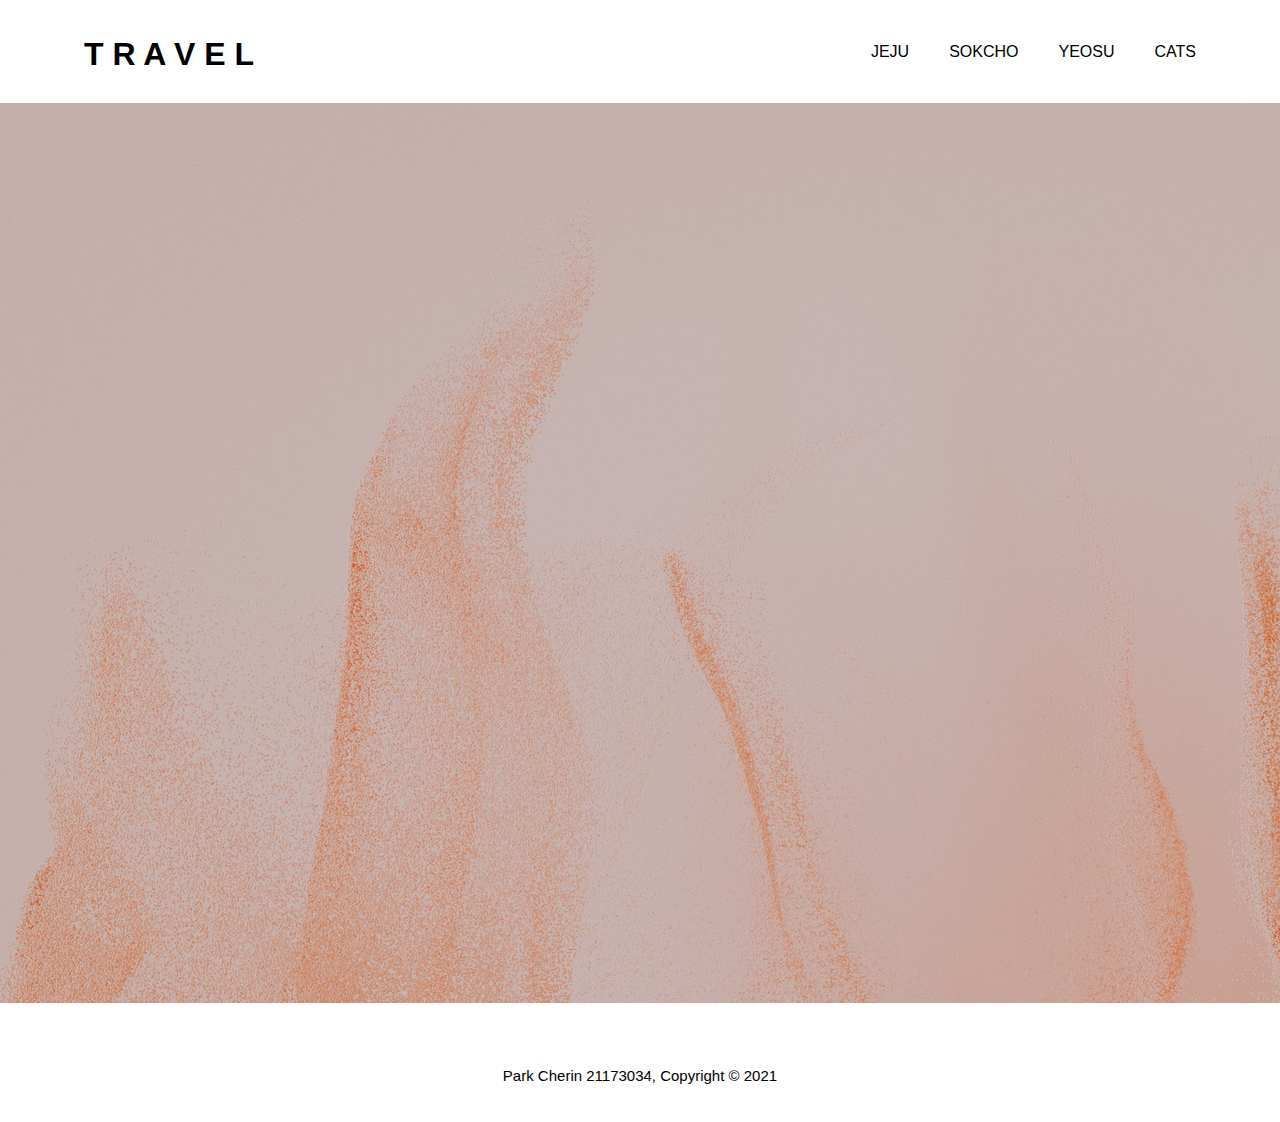
<file: index.html>
<!DOCTYPE html>
<html lang="ko">
<head>
<title>21173034 박채린</title>
	<meta charset="utf-8">
	<meta name="viewport" content="width=device-width">
	<link rel="stylesheet" href="./css/style.css">
</head>
<body>
	<header>
		<div class="header">
			<div id="branding">
				<li class="current"><a href="index.html"><h1>T R A V E L</h1></a></li>
			</div>
			<nav>
				<ul>
					<li><a href="./Jeju/Jeju.html">Jeju</a></li>
					<li><a href="./Sokcho/Sokcho.html">Sokcho</a></li>
					<li><a href="./Yeosu/Yeosu.html">Yeosu</a></li>
					<li><a href="./Cats/Cats.html">Cats</a></li>
				</ul>
			</nav>
		</div>
	</header>
<section id="banner">
	<div class="container">
		<td width="1920" height="1000">
		<iframe src="banner2.jpg" width="1920" height="900" marginwidth="0" marginheight="0" hspace="0" vspace="0" frameborder="0" ALLOWTRANSPARENCY="true" scrolling="no">
		</iframe>
		</td>
	</div>
</section>

<footer>
	<p>Park Cherin 21173034, Copyright &copy; 2021</p>
</footer>
</body>
</html>
</file>
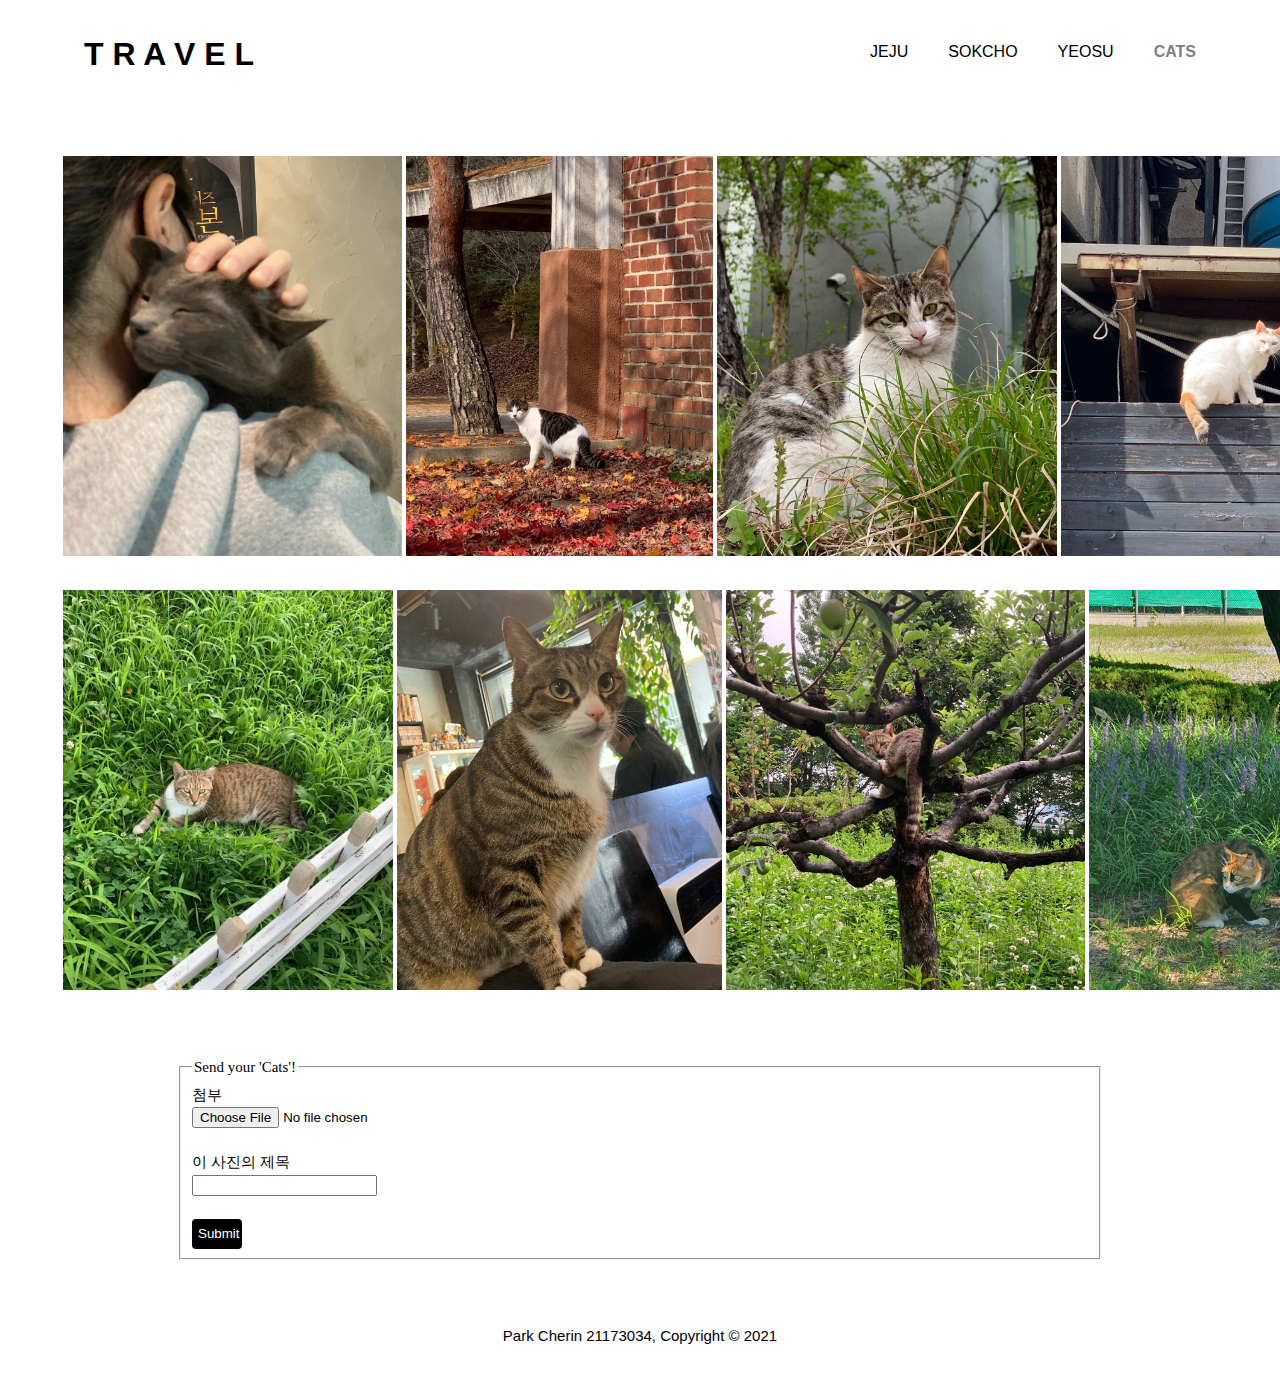
<file: Cats/Cats.html>
<!DOCTYPE html>
<html lang="ko">
<head>
<title>Cats</title>
	<meta charset="utf-8">
	<meta name="viewport" content="width=device-width">
	<link rel="stylesheet" href="./style2.css">
</head>
<body>
	<header>
		<div class="header">
			<div id="branding">
				<li><a href="../index.html"><h1>T R A V E L</h1></a></li>
			</div>
			<nav>
				<ul>
					<li><a href="../Jeju/Jeju.html">Jeju</a></li>
					<li><a href="../Sokcho/Sokcho.html">Sokcho</a></li>
					<li><a href="../Yeosu/Yeosu.html">Yeosu</a></li>
					<li class="current"><a href="Cats.html"><span class="highlight">Cats</span></a></li>
				</ul>
			</nav>
		</div>
	</header>

<section id="images">
	<div class="contents">
		<table>
			<tr>
				<td><img src="cat1.jpg" title="동네" width="auto" height="400px" style="margin-left: 60px"></td>
				<td><img src="cat2.jpg" title="천안" width="auto" height="400px" style="margin-left: auto;"></td>
				<td><img src="cat3.jpg" title="위례" width="auto" height="400px" style="margin-left: auto;"></td>
				<td><img src="cat4.jpg" title="동네" width="auto" height="400px" style="margin-left: auto;"></td>
			</tr>
		</table>
	</div>
	<div class="contentsec">
		<table>
			<tr>
				<td><img src="cat5.jpg" title="가락시장" width="auto" height="400px" style="margin-left: 60px;"></td>
				<td><img src="cat6.jpg" title="동네" width="auto" height="400px" style="margin-left: auto;"></td>
				<td><img src="cat7.jpg" title="가락시장" width="auto" height="400px" style="margin-left: auto;"></td>
				<td><img src="cat8.jpg" title="성남시" width="auto" height="400px" style="margin-left: auto;"></td>
			</tr>
		</table>
	</div>
</section>

<section id="form">
	<div class="catform">
		<form>
			<fieldset>
				<legend>Send your 'Cats'!</legend>
				첨부<br>
				<input type="file" name="upload_file" accept="image/*">
				<br><br>이 사진의 제목<br>
				<input type="text" name="reason">
				<br><br>
				<input type="submit" name="send">
			</fieldset>
		</form>
	</div>
	
</section>



<footer>
	<p>Park Cherin 21173034, Copyright &copy; 2021</p>
</footer>


</body>
</html>
</file>
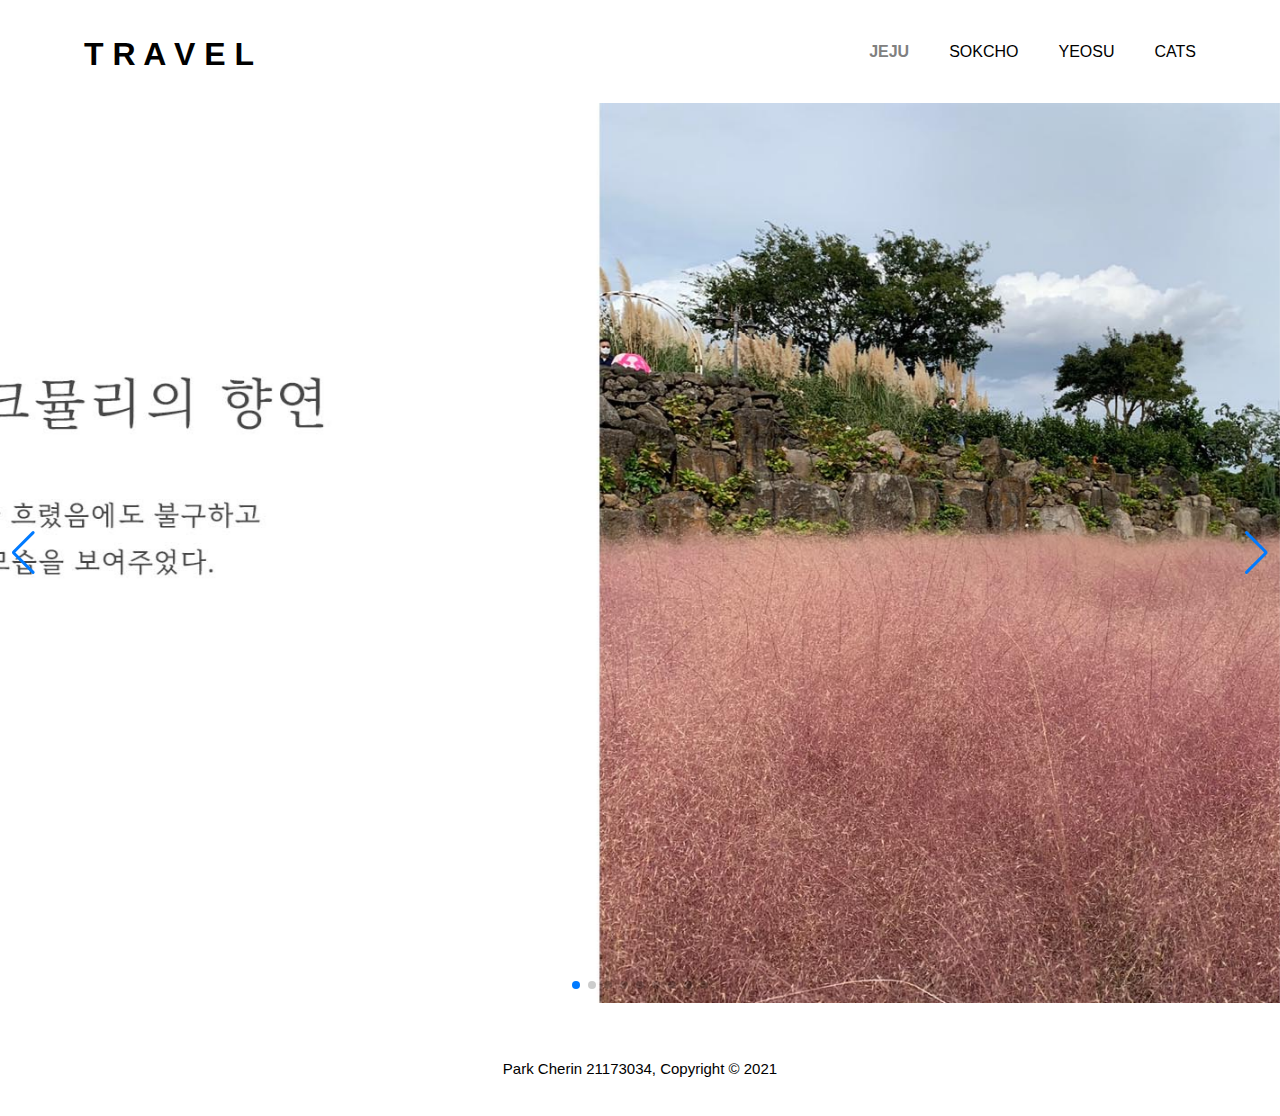
<file: Jeju/Jeju.html>
<!DOCTYPE html>
<html lang="ko">
  <head>
    <meta charset="utf-8" />
    <title>Jeju Swiper</title>
    <meta name="viewport" content="width=device-width, initial-scale=1, minimum-scale=1, maximum-scale=1"
    />
    <link
      rel="stylesheet"
      href="https://unpkg.com/swiper/swiper-bundle.min.css"
    />

    <!-- Demo styles -->
    <style>
      html, body{
         font: 15px/1.5 Bahnschrift, Helvetica, sans-serif;
         padding: 0;
         margin: 0;
         position: relative;
         background-color: #ffffff;
         height: 100%;
      }

  /*Global*/
  .header{
    width: 90%;
    margin: auto;
    overflow: hidden;
  }

  ul{
    margin: 0;
    padding: 0;
  }


/*Header*/
header{
  background: #ffffff;
  color: #ffffff;
  padding-top: 30px;
  min-height: 70px;
  border-bottom: #ffffff 3px solid;
}

header a{
  color: #000000;
  text-decoration: none;
  text-transform: uppercase;
  font-size: 16px;
}

header li{
  float: left;
  display: inline;
  padding:0 20px 0 20px;
}

header #branding{
  float: left;
}

header #branding h1{
  margin: 0;
}

header nav{
  float: right;
  margin-top: 10px;
}

header .highlight, header .current a{
  color: #808080;
  font-weight: bold;
}

header a:hover{
  color: #000000;
  font-weight: bold;
}


      .swiper {
        width: 100%;
        height: 100%;
      }

      .swiper-slide {
        text-align: center;
        font-size: 18px;
        background: #fff;

        /* Center slide text vertically */
        display: -webkit-box;
        display: -ms-flexbox;
        display: -webkit-flex;
        display: flex;
        -webkit-box-pack: center;
        -ms-flex-pack: center;
        -webkit-justify-content: center;
        justify-content: center;
        -webkit-box-align: center;
        -ms-flex-align: center;
        -webkit-align-items: center;
        align-items: center;
      }

      .swiper-slide img {
        display: block;
        width: 100%;
        height: 100%;
        object-fit: cover;
      }

      .swiper {
        margin-left: auto;
        margin-right: auto;
      }

footer{
  padding: 20px;
  margin-top: 20px;
  color: #000000;
  background-color: #ffffff;
  text-align: center;
}
    </style>
  </head>

  <body>
  <header>
    <div class="header">
      <div id="branding">
        <li><a href="../index.html"><h1>T R A V E L</h1></a></li>
      </div>
      <nav>
        <ul>
          <li class="current"><a href="Jeju.html"><span class="highlight">Jeju</span></a></li>
          <li><a href="../Sokcho/Sokcho.html">Sokcho</a></li>
          <li><a href="../Yeosu/Yeosu.html">Yeosu</a></li>
          <li><a href="../Cats/Cats.html">Cats</a></li>
        </ul>
      </nav>
    </div>
  </header>

    <div class="swiper mySwiper">
      <div class="swiper-wrapper">
        <div class="swiper-slide"><img src="jeju1.jpg"></div>
        <div class="swiper-slide"><img src="jeju2.jpg"></div>
        <div class="swiper-slide"><img src="jeju3.jpg"></div>
        <div class="swiper-slide"><img src="jeju4.jpg"></div>
        <div class="swiper-slide"><img src="jeju5.jpg"></div>
        <div class="swiper-slide"><img src="jeju6.jpg"></div>
        <div class="swiper-slide"><img src="jeju7.jpg"></div>
        <div class="swiper-slide"><img src="jeju8.jpg"></div>
        <div class="swiper-slide"><img src="jeju9.jpg"></div>
      </div>
      <div class="swiper-button-next"></div>
      <div class="swiper-button-prev"></div>
      <div class="swiper-pagination"></div>
    </div>

    <footer>
  <p>Park Cherin 21173034, Copyright &copy; 2021</p>
</footer>

    <!-- Swiper JS -->
    <script src="https://unpkg.com/swiper/swiper-bundle.min.js"></script>

    <!-- Initialize Swiper -->
    <script>
      var swiper = new Swiper(".mySwiper", {
        slidesPerView: 1,
        spaceBetween: 30,
        loop: true,
        pagination: {
          el: ".swiper-pagination",
          clickable: true,
        },
        navigation: {
          nextEl: ".swiper-button-next",
          prevEl: ".swiper-button-prev",
        },
      });
    </script>
  </body>
</html>
</file>
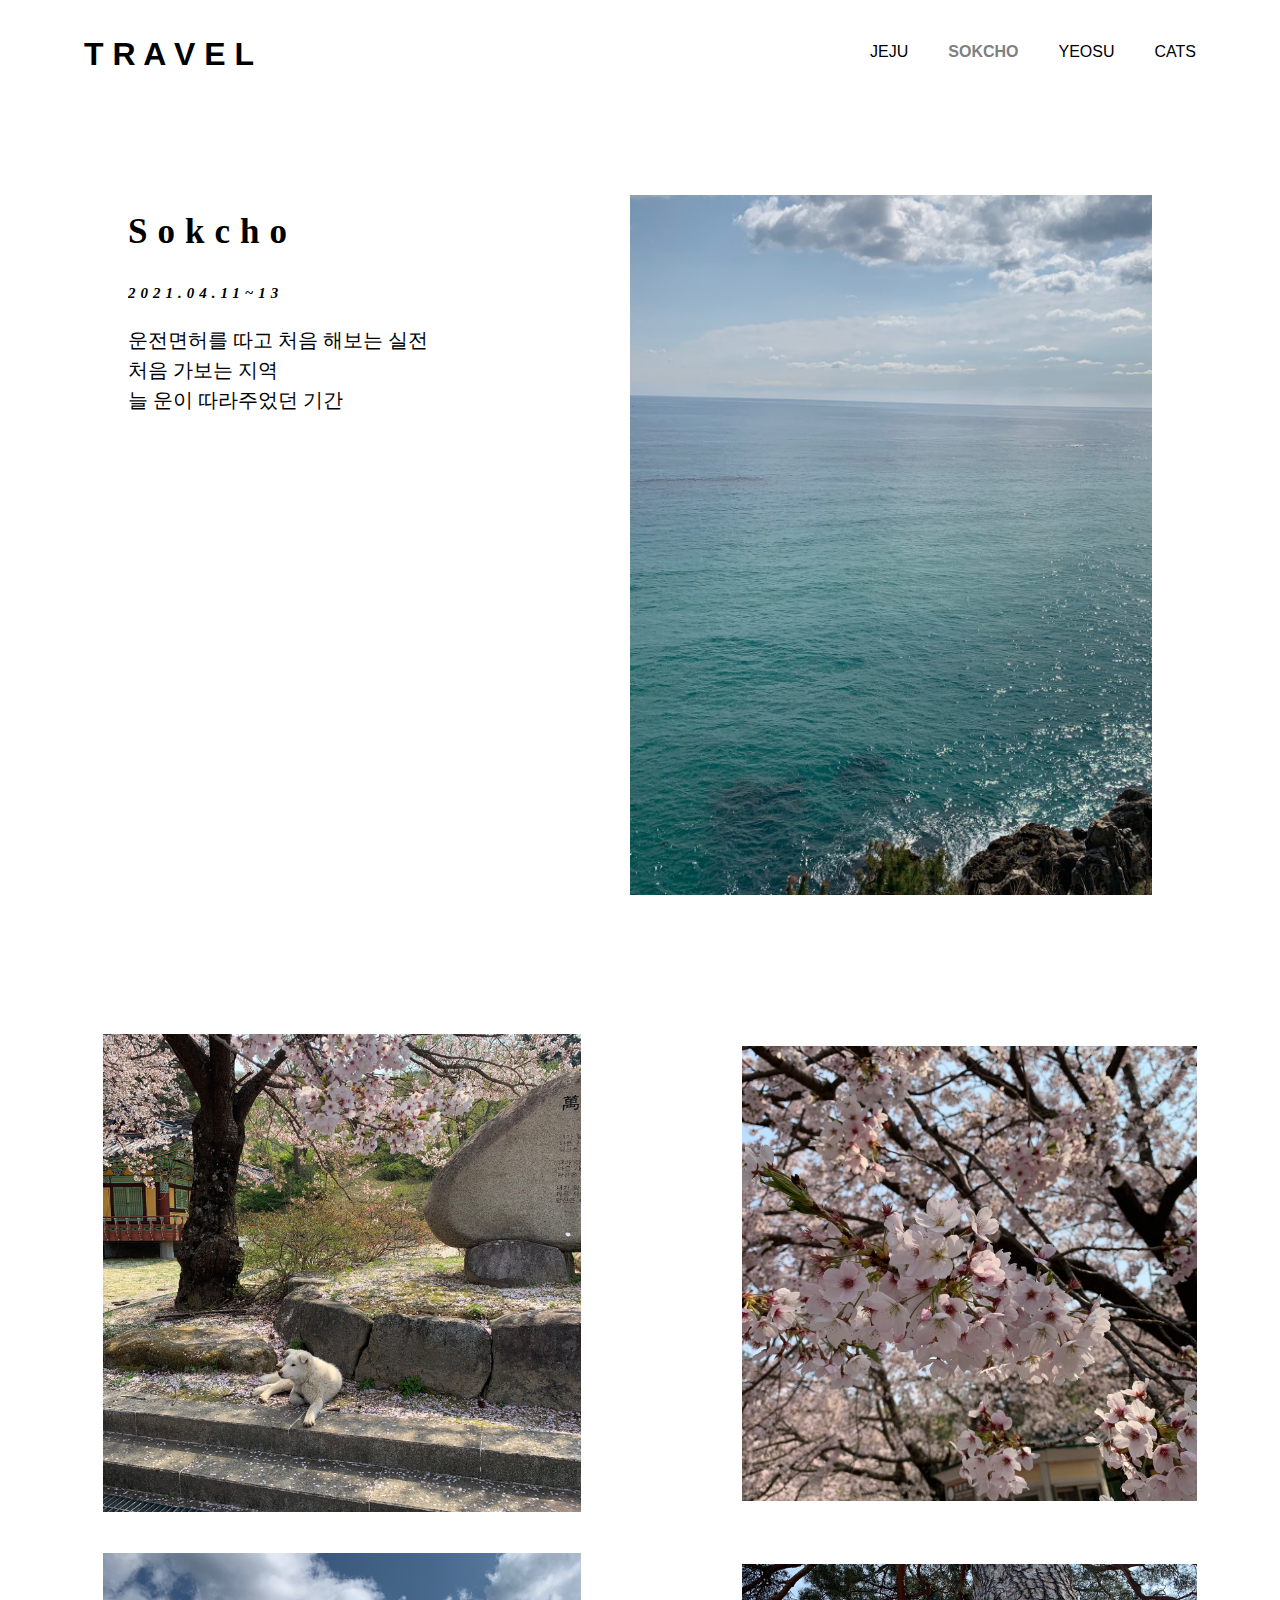
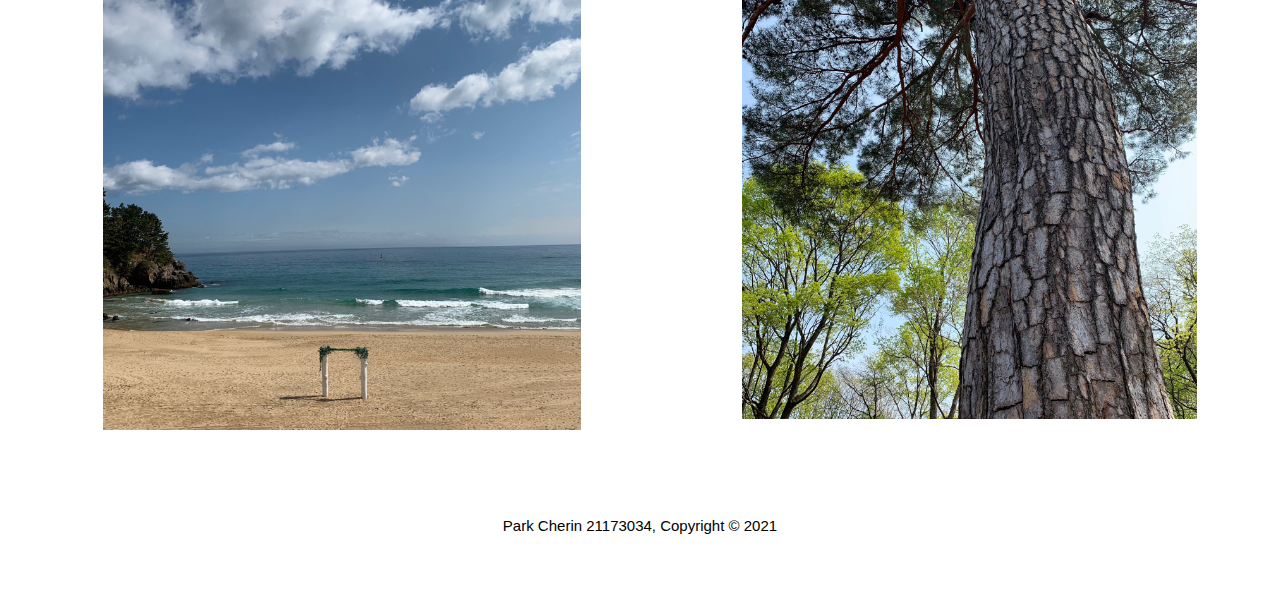
<file: Sokcho/Sokcho.html>
<!DOCTYPE html>
<html>
<head>
<title>Sokcho</title>
<meta charset="utf-8">
	<meta name="viewport" content="width=device-width">
	<link rel="stylesheet" href="./style1.css">
</head>
<body>
	<header>
		<div class="header">
			<div id="branding">
				<li><a href="../index.html"><h1>T R A V E L</h1></a></li>
			</div>
			<nav>
				<ul>
					<li><a href="../Jeju/Jeju.html">Jeju</a></li>
					<li class="current"><a href="Sokcho.html"><span class="highlight">Sokcho</span></a></li>
					<li><a href="../Yeosu/Yeosu.html">Yeosu</a></li>
					<li><a href="../Cats/Cats.html">Cats</a></li>
				</ul>
			</nav>
		</div>
	</header>
<section id="storytelling">
	<div class="container">
		<article id="story-tel">
			<h1 class="page-title">Sokcho</h1>
			<h3 class="smalldate">2021.04.11~13</h3>
			<p>운전면허를 따고 처음 해보는 실전<br>처음 가보는 지역<br>늘 운이 따라주었던 기간</p>
		</article>
		<aside id="side-pic">
			<div class="sidepic">
				<img src="./sea1.jpg" height="700">
			</div>
		</aside>
	</div>
</section>
<br><br><br><br>
<section id="gallery">
	<div class="showcase">
		<table>
			<tr>
				<td valign="top">
					<a href="#open"><img src="./sakuradog.jpg" width="65%" hspace="100px" vspace="30px"></a>
						<div class="layer" id="open">
							<div class="text_area">
								<img src="pop1.jpg" class="pop">
								<a href="#close" class="icon"></a>
								<p>2박 3일 내내 날씨도 화창하고 극심하게 춥지도 <br> 덥지도 않아서 매우 만족스러운 여행을 할 수 있었다.<br>바다는 언제봐도 좋다! </p>
							</div>
						</div>
				</td>
				<td><a href="#open2"><img src="./sakura.jpg" width="85%" ></a>
					<div class="layer" id="open2">
						<div class="text_area">
							<img src="pop2.jpg" class="pop">
							<a href="#close" class="icon"></a>
							<p>우연히 들리게 된 이름도 기억나지 않는 절.<br>때마침 핀 꽃들이 정말 예뻤다. <br> 절에 사는 개도 봤는데 정말 태평해보였다.</p>
						</div>
					</div>
				</td>
			</tr>
			<tr>
				<td><a href="#open3"><img src="./sea2.jpg" width="65%" hspace="100px" ></a>
				<div class="layer" id="open3">
					<div class="text_area">
						<video src="pop3.mp4" class="popmp4" autoplay muted loop></video>
						<a href="#close" class="icon"></a>
						<p>둘쨋날 아침으로 전복뚝배기를 <br> 먹게 되었는데 비주얼이 대박이었다.<br>꿈틀거리는 전복들이 배가 고파서 귀여워보였다... </p>
					</div>
				</div>
			</td>
				<td><a href="#open4"><img src="./tree.jpg" width="85%"></a>
					<div class="layer" id="open4">
						<div class="text_area">
							<img src="pop4.jpg" class="pop">
							<a href="#close" class="icon"></a>
							<p>바다 색깔이 아직 겨울바다 느낌이 나서 <br> 내가 좋아하는 모습 그대로였다.<br>바다 앞에서 계속 멍 때리고 서있었던 기억이 난다.</p>
						</div>
					</div>
				</td>
			</tr>
		</table>
	</div>

	
</section>


<footer>
	<p>Park Cherin 21173034, Copyright &copy; 2021</p>
</footer>


</body>
</html>
</file>
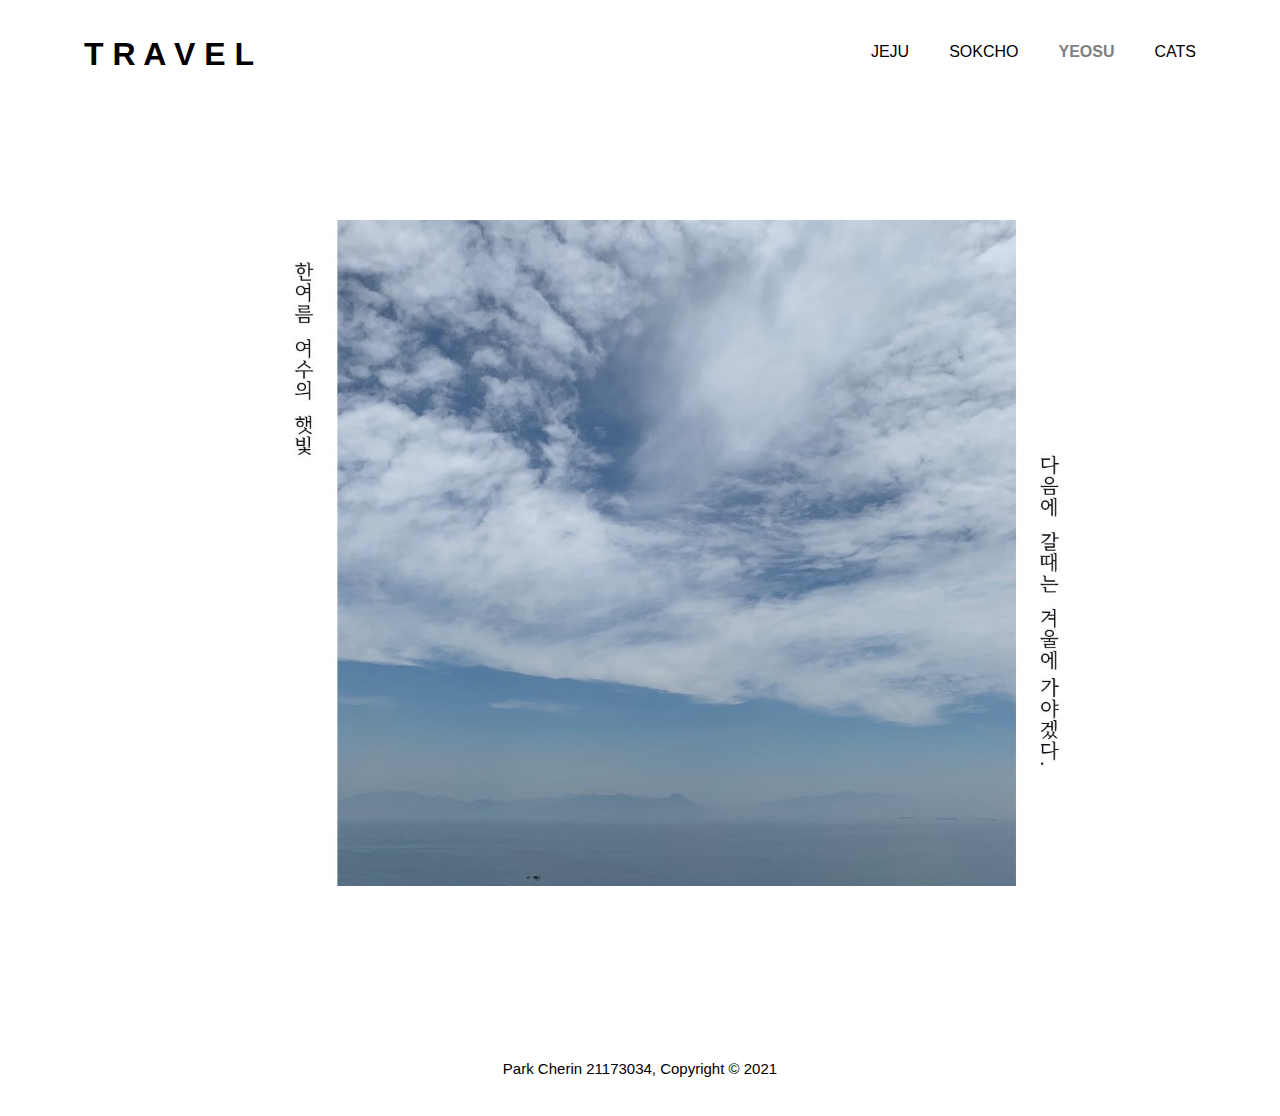
<file: Yeosu/Yeosu.html>
<!DOCTYPE html>
<html lang="ko">
<head>
<title>Yeosu</title>
	<meta charset="utf-8">
	<meta name="viewport" content="width=device-width, initial-scale=1, minimum-scale=1, maximum-scale=1"/>
	<link rel="stylesheet" href="https://unpkg.com/swiper/swiper-bundle.min.css"/>

<style>

html, body{
	font: 15px/1.5 Bahnschrift, Helvetica, sans-serif;
	padding: 0;
	margin: 0;
	height: 100%;
	position: relative;
	background-color: #ffffff;
}

/*Global*/
.header{
	width: 90%;
	margin: auto;
	overflow: hidden;
}

ul{
	margin: 0;
	padding: 0;
}


/*Header*/
header{
	background: #ffffff;
	color: #ffffff;
	padding-top: 30px;
	min-height: 70px;
	border-bottom: #ffffff 3px solid;
}

header a{
	color: #000000;
	text-decoration: none;
	text-transform: uppercase;
	font-size: 16px;
}

header li{
	float: left;
	display: inline;
	padding:0 20px 0 20px;
}

header #branding{
	float: left;
}

header #branding h1{
	margin: 0;
}

header nav{
	float: right;
	margin-top: 10px;
}

header .highlight, header .current a{
	color: #808080;
	font-weight: bold;
}

header a:hover{
	color: #000000;
	font-weight: bold;
}

      .swiper {
        width: 100%;
        height: 100%;
      }

      .swiper-slide {
        text-align: center;
        font-size: 18px;
        background: #fff;

        display: -webkit-box;
        display: -ms-flexbox;
        display: -webkit-flex;
        display: flex;
        -webkit-box-pack: center;
        -ms-flex-pack: center;
        -webkit-justify-content: center;
        justify-content: center;
        -webkit-box-align: center;
        -ms-flex-align: center;
        -webkit-align-items: center;
        align-items: center;
      }

      .swiper-slide img {
        display: block;
        width: 100%;
        height: 100%;
        object-fit: contain;
      }

footer{
	padding: 20px;
	margin-top: 20px;
	color: #000000;
	background-color: #ffffff;
	text-align: center;
}

	</style>
</head>

<body>
	<header>
		<div class="header">
			<div id="branding">
				<li><a href="../index.html"><h1>T R A V E L</h1></a></li>
			</div>
			<nav>
				<ul>
					<li><a href="../Jeju/Jeju.html">Jeju</a></li>
					<li><a href="../Sokcho/Sokcho.html">Sokcho</a></li>
					<li class="current"><a href="Yeosu.html"><span class="highlight">Yeosu</span></a></li>
					<li><a href="../Cats/Cats.html">Cats</a></li>
				</ul>
			</nav>
		</div>
	</header>

<div class="swiper mySwiper">
      <div class="swiper-wrapper">
        <div class="swiper-slide"><img src="yeosu01.jpg"></div>
        <div class="swiper-slide"><img src="yeosu02.jpg"></div>
        <div class="swiper-slide"><img src="yeosu03.jpg"></div>
        <div class="swiper-slide"><img src="yeosu04.jpg"></div>
        <div class="swiper-slide"><img src="yeosu05.jpg"></div>
        <div class="swiper-slide"><img src="yeosu06.jpg"></div>
        <div class="swiper-slide"><img src="yeosu07.jpg"></div>
       </div>
    </div>
</section>

<footer>
	<p>Park Cherin 21173034, Copyright &copy; 2021</p>
</footer>

<script src="https://unpkg.com/swiper/swiper-bundle.min.js"></script>

	<script>
      var swiper = new Swiper(".mySwiper", {
        direction: "vertical",
        slidesPerView: 1,
        spaceBetween: 30,
        mousewheel: true,
        pagination: {
          el: ".swiper-pagination",
          clickable: true,
        },
      });
    </script>

</body>
</html>
</file>
<file: css/style.css>
body{
	font: 15px/1.5 Bahnschrift, Helvetica, sans-serif;
	padding: 0;
	margin: 0;
	background-color: #ffffff;
}

/*Global*/
.container{
	width: 100%;
	margin: auto;
	overflow: hidden;
}

.header{
	width: 90%;
	margin: auto;
	overflow: hidden;
}

ul{
	margin: 0;
	padding: 0;
}


/*Header*/
header{
	background: #ffffff;
	color: #ffffff;
	padding-top: 30px;
	min-height: 70px;
	border-bottom: #ffffff 3px solid;
}

header a{
	color: #000000;
	text-decoration: none;
	text-transform: uppercase;
	font-size: 16px;
}

header li{
	float: left;
	display: inline;
	padding:0 20px 0 20px;
}

header #branding{
	float: left;
}

header #branding h1{
	margin: 0;
}

header nav{
	float: right;
	margin-top: 10px;
}

header .highlight, header .current a{
	color: #000000;
	font-weight: bold;
}

header a:hover{
	color: #000000;
	font-weight: bold;
}


footer{
	padding: 20px;
	margin-top: 20px;
	color: #000000;
	background-color: #ffffff;
	text-align: center;
}
</file>
<file: Cats/style2.css>
body{
	font: 15px/1.5 Bahnschrift, Helvetica, sans-serif;
	padding: 0;
	margin: 0;
	background-color: #ffffff;
}

/*Global*/
.container{
	width: 100%;
	margin: auto;
	overflow: hidden;
}

.header{
	width: 90%;
	margin: auto;
	overflow: hidden;
}

ul{
	margin: 0;
	padding: 0;
}


/*Header*/
header{
	background: #ffffff;
	color: #ffffff;
	padding-top: 30px;
	min-height: 70px;
	border-bottom: #ffffff 3px solid;
}

header a{
	color: #000000;
	text-decoration: none;
	text-transform: uppercase;
	font-size: 16px;
}

header li{
	float: left;
	display: inline;
	padding:0 20px 0 20px;
}

header #branding{
	float: left;
}

header #branding h1{
	margin: 0;
}

header nav{
	float: right;
	margin-top: 10px;
}

header .highlight, header .current a{
	color: #808080;
	font-weight: bold;
}

header a:hover{
	color: #000000;
	font-weight: bold;
}

.contents{
	width: 100%;
	height: auto;
	object-fit: cover;
	display: inline-block;
	overflow: hidden;
	margin-top: 50px;
	padding: auto;
}


.contentsec{
	width: 100%;
	height: auto;
	object-fit: cover;
	display: inline-block;
	overflow: hidden;
	margin-top: 15px;
	margin-bottom: 20px;
	padding: auto;
}


/*폼 양식*/
.catform{
	margin-top: 30px;
	margin-bottom: 30px;
	font-family:'JEJUGOTHIC';
}

fieldset{
	width: 70%;
	float: center;
	margin: auto;
}


input[type=submit]{
	width: 50px;
	height: 30px;
	background-color: black;
	color: white;
	border: none;
	border-radius: 4px;
}

input[type=submit]:hover{
	background-color: darkgrey;
}

footer{
	padding: 20px;
	margin-top: 20px;
	color: #000000;
	background-color: #ffffff;
	text-align: center;
}
</file>
<file: Sokcho/style1.css>
body{
	font: 15px/1.5 Bahnschrift, Helvetica, sans-serif;
	padding: 0;
	margin: 0;
	background-color: #ffffff;
}

/*Global*/
.container{
	width: 80%;
	margin: auto;
	overflow: hidden;
}

.header{
	width: 90%;
	margin: auto;
	overflow: hidden;
}

ul{
	margin: 0;
	padding: 0;
}


/*Header*/
header{
	background: #ffffff;
	color: #000000;
	padding-top: 30px;
	min-height: 70px;
	border-bottom: #ffffff 3px solid;
}

header a{
	color: #000000;
	text-decoration: none;
	text-transform: uppercase;
	font-size: 16px;
}

header li{
	float: left;
	display: inline;
	padding:0 20px 0 20px;
}

header #branding{
	float: left;
}

header #branding h1{
	margin: 0;
}

header nav{
	float: right;
	margin-top: 10px;
}

header .highlight, header .current a{
	color: #808080;
	font-weight: bold;
}

header a:hover{
	color: #000000;
	font-weight: bold;
}


/*Story-tel*/
article#story-tel{
	float: left;
	margin-top: 80px;
	width: 60%;
	font-family: 'Jeju Myeongjo', 'RIDIBatang';
	line-height: -25px;
	font-size: 20px;
}

.page-title{
	font-family: "Yu Mincho Demibold", "Perpetua Titling MT";
	font-size: 35px;
	font-weight: bold;
	letter-spacing: 10px;
}

.smalldate{
	font-family: "Yu Mincho Demibold", "Californian FB";
	font-size: 15px;
	font-style: italic;
	letter-spacing: 5px;
}

.sidepic{
	float: right;
	width: 50%;
	padding: 10px;
	margin-top: -250px;
}

/*showcase*/
#showcase{
	margin-top: 200px;
}

/*popup*/

.layer{
	 width: 1300px; 
	 height: 650px; 
	 background-color: #fff; 
	 border: 1px solid #e5e5e5; 
	 position: fixed; top: 0; right: 0; bottom: 0; left: 0;
     margin: auto;
	 border-radius: 5px; 
	 box-shadow: 0 0 10px -4px; 
	  opacity:0;
    -webkit-transition: opacity 400ms ease-in;
    -moz-transition: opacity 400ms ease-in;
    transition: opacity 400ms ease-in;
    pointer-events: none;
} 

.layer:target {
    opacity:1;
    pointer-events: auto;
}

/* 전체 글 부분 패딩값 조절 */ 
.text_area{
	 padding: 80px 50px 0; 
} 

/* 텍스트 부분 스타일 */ 
.text_area > p{ 
	font-family: 'RIDIBatang';
	font-size: 23px; 
	line-height: 1.5; 
	text-align: center; 
	margin-top: 180px;
}

.icon{
	position: relative;
	float: right;
	display: inline-block;
	margin-top: -70px;
	margin-right: -20px;
}
.icon:after{
	display: inline-block;
	content: "\00d7";
	font-size: 35pt;
}

.pop{
	margin-top: -42px;
	vertical-align: middle;
	width: 48%;
	float: left;
	clear: both;
}

.popmp4{
	margin-top: -42px;
	vertical-align: middle;
	width: 48%;
	float: left;
	clear: both;

}

/* 닫기 버튼 디자인 및 위치 조절*/ 
.btn_close{ 
	border: none; font-size: 15px; width: 80px; height: 25px; background: transparent; position: absolute; top: 10px; right: 10px; cursor: pointer; font-weight: bold; 
} 


footer{
	padding: 20px;
	margin-top: 40px;
	margin-bottom: 20px;
	color: #000000;
	background-color: #ffffff;
	text-align: center;
}
</file>
